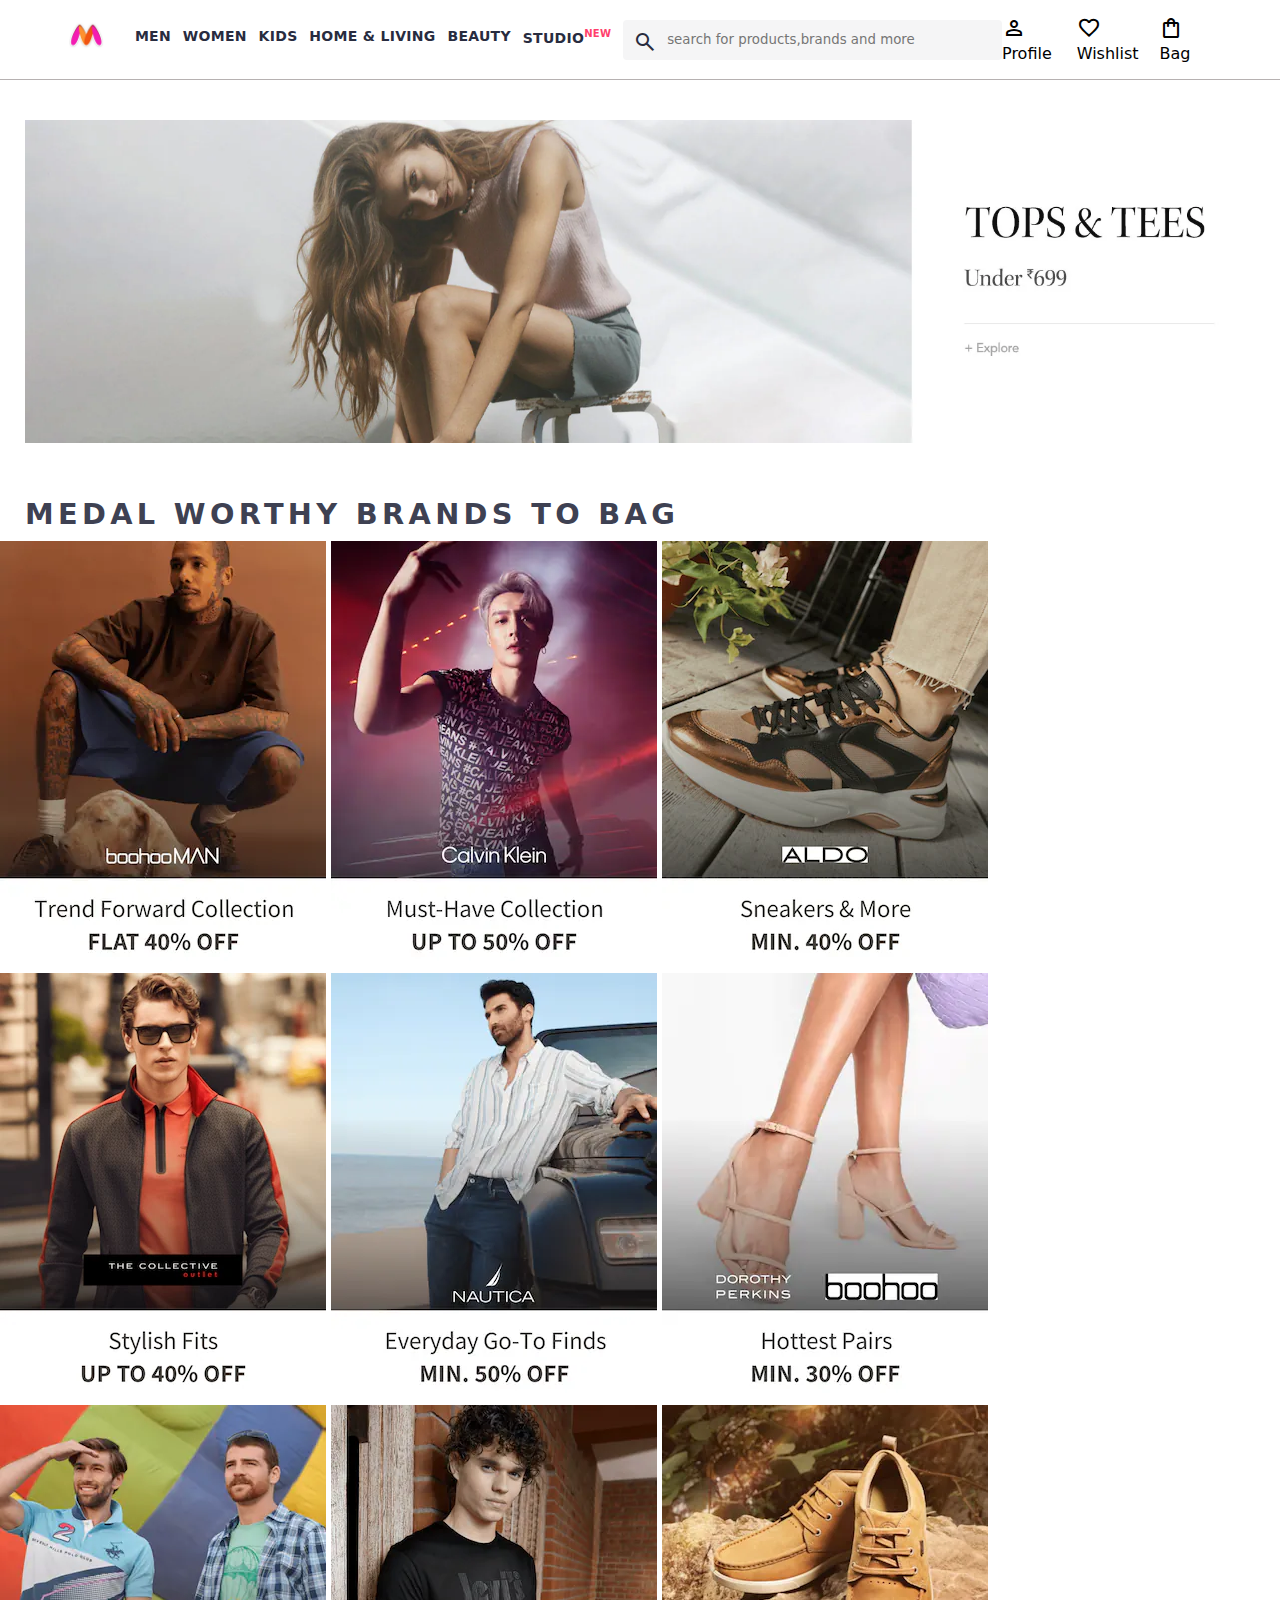
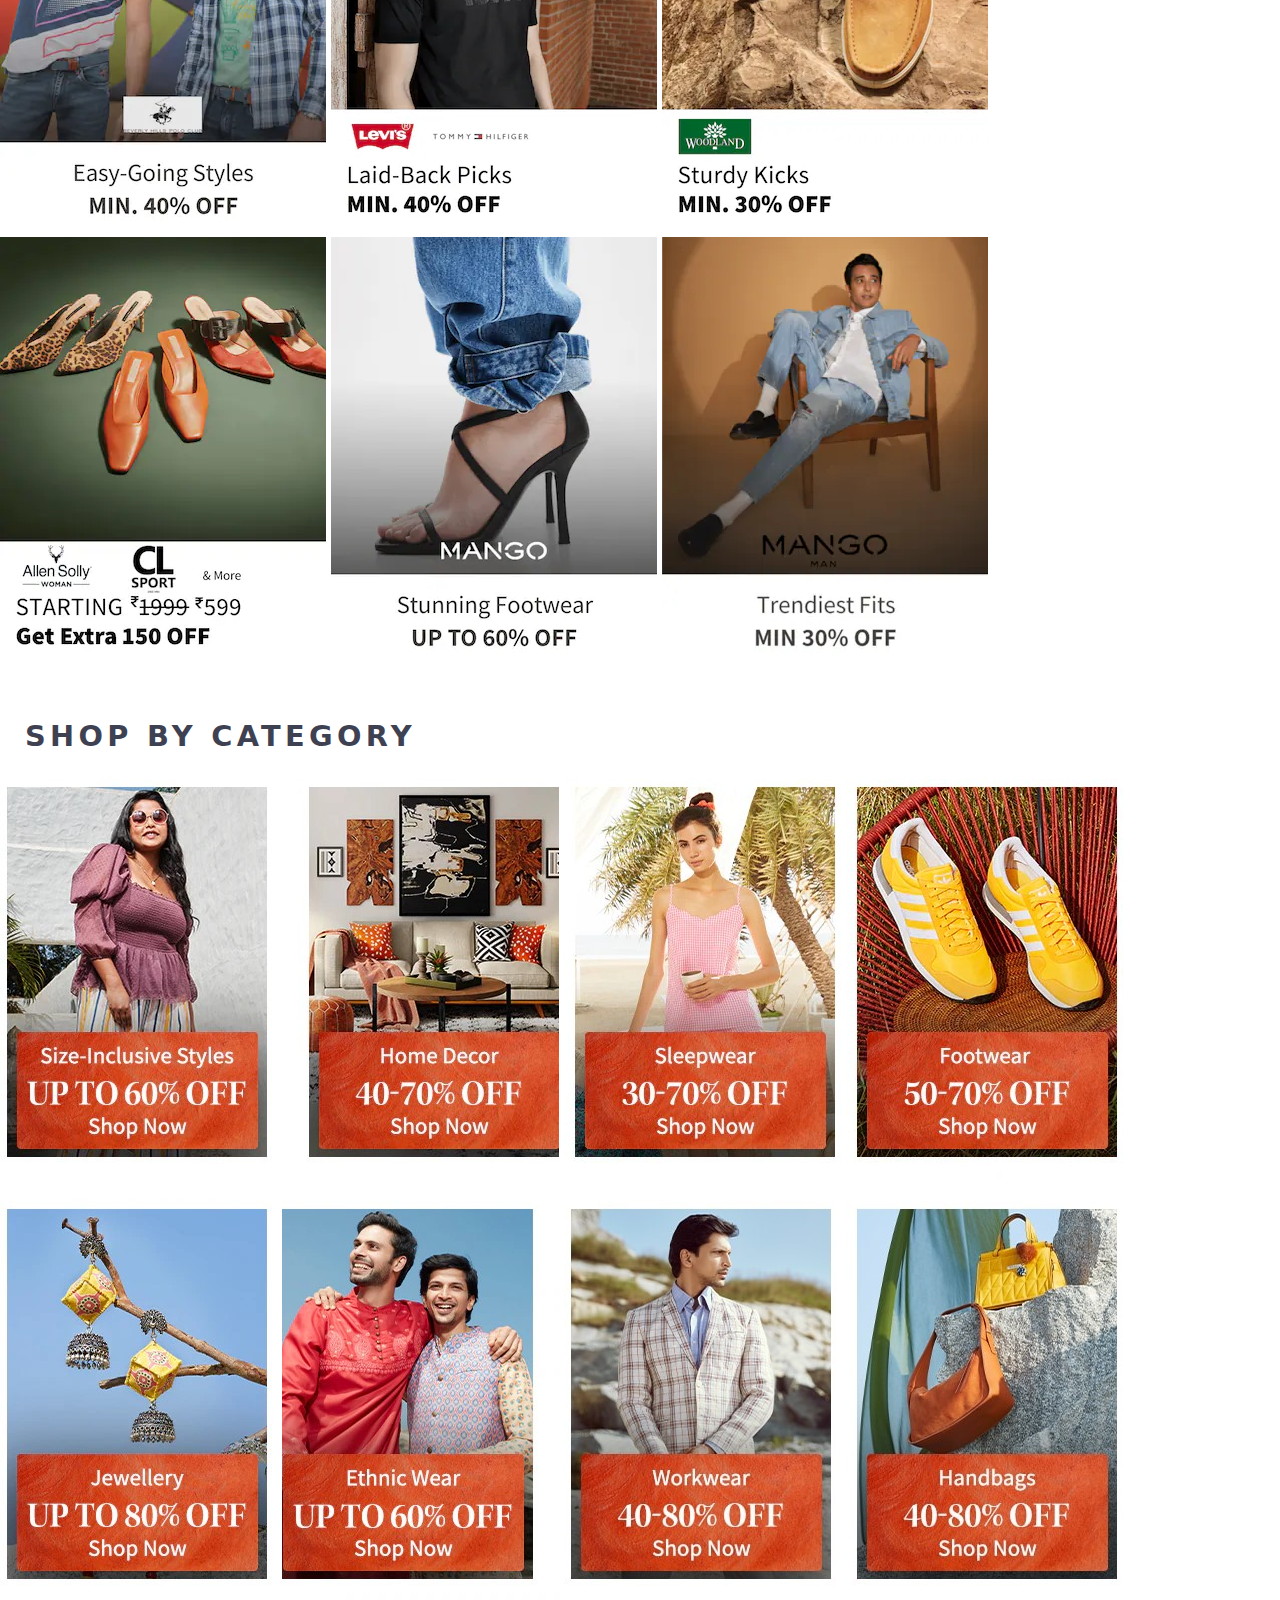
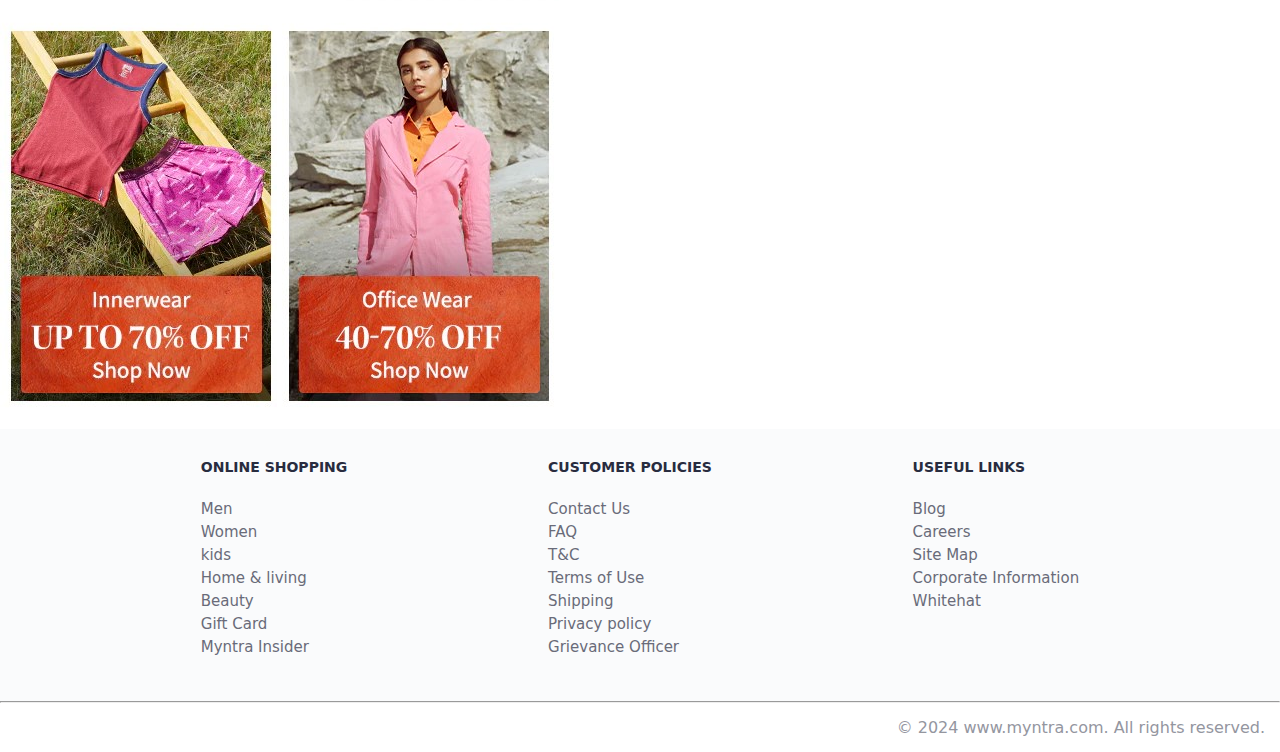
<file: index.html>
<!DOCTYPE html>
<html lang="en">
<head>
    <title>Myntra clone</title>
    <link rel="stylesheet" href="index.css">
    <link rel="stylesheet" href="https://fonts.googleapis.com/css2?family=Material+Symbols+Outlined:opsz,wght,FILL,GRAD@20..48,100..700,0..1,-50..200" />
</head>
<body>
    <header>
        <div class="logo_container">
            <a href="#"><img class="myntra_home" src="myntra.webp" alt="myntra_home"></a>
        </div>
        <nav class="nav_bar">
            <a href="#">men</a>
            <a href="#">women</a>
            <a href="#">kids</a>
            <a href="#">home & living</a>
            <a href="#">beauty</a>
            <a href="#">studio<sup>New</sup></a>
        </nav>
        <div class="search_bar">
            <span class="material-symbols-outlined search_icon">search</span>
            <input class="search_input" placeholder="search for products,brands and more">
        </div>

        <div class="action_bar">
            <div class="action_container">
                <span class="material-symbols-outlined action_icon"> person </span>
                <span class="action_name">Profile</span>
            </div>
        
            <div class="action_bar">
                <div class="action_container">
                    <span class="material-symbols-outlined action_icon">favorite</span>
                    <span class="action_name">Wishlist</span>
                </div>
                   
            <div class="action_bar">
                 <div class="action_container">
                    <span class="material-symbols-outlined action_icon">shopping_bag </span>
                    <span class="action_name">Bag</span>
                 </div>   
          
        </div>
    </header>
    <main>
        <div class="banner_container">
            <img class="banner_image" src="banner.jpg" alt="Main Banner">
        </div>
        <div class="category_heading">Medal worthy brands to bag</div>
        <div calss="category_items">
            <a href="#"><img class="sale_item" src="offers/1.png"></a>
            <a href="#"><img class="sale_item" src="offers/2.png"></a>
            <a href="#"><img class="sale_item" src="offers/3.png"></a>
            <a href="#"><img class="sale_item" src="offers/4.png"></a>
            <a href="#"><img class="sale_item" src="offers/5.png"></a>
            <a href="#"><img class="sale_item" src="offers/6.png"></a>
            <a href="#"><img class="sale_item" src="offers/7.png"></a>
            <a href="#"><img class="sale_item" src="offers/8.png"></a>
            <a href="#"><img class="sale_item" src="offers/9.png"></a>
            <a href="#"><img class="sale_item" src="offers/10.png"></a>
            <a href="#"><img class="sale_item" src="offers/11.png"></a>
            <a href="#"><img class="sale_item" src="offers/12.png"></a>
        </div>
        <div class="category_heading">shop by category</div>
        <div calss="category_items">
            <a href="#"><img class="sale_item" src="categories/1.jpg"></a>
            <a href="#"><img class="sale_item" src="categories/2.jpg"></a>
            <a href="#"><img class="sale_item" src="categories/3.jpg"></a>
            <a href="#"><img class="sale_item" src="categories/4.jpg"></a>
            <a href="#"><img class="sale_item" src="categories/5.jpg"></a>
            <a href="#"><img class="sale_item" src="categories/6.jpg"></a>
            <a href="#"><img class="sale_item" src="categories/7.jpg"></a>
            <a href="#"><img class="sale_item" src="categories/8.jpg"></a>
            <a href="#"><img class="sale_item" src="categories/9.jpg"></a>
            <a href="#"><img class="sale_item" src="categories/10.jpg"></a>

        </div>
    </main>
    <footer>
        <div class="footer_container">
            <div class="footer_column">
                <h3>ONLINE SHOPPING</h3>

                <a href="#">Men</a>
                <a href="#">Women</a>
                <a href="#">kids</a>
                <a href="#">Home & living</a>
                <a href="#">Beauty</a>
                <a href="#">Gift Card</a>
                <a href="#">Myntra Insider</a>
            </div>

            <div class="footer_column">
                <h3>CUSTOMER POLICIES</h3>

                <a href="#">Contact Us</a>
                <a href="#">FAQ</a>
                <a href="#">T&C</a>
                <a href="#">Terms of Use</a>
                <a href="#">Shipping</a>
                <a href="#">Privacy policy</a>
                <a href="#">Grievance Officer</a>
            </div>
            
            <div class="footer_column">
                <h3>USEFUL LINKS</h3>

                <a href="#">Blog</a>
                <a href="#">Careers</a>
                <a href="#">Site Map</a>
                <a href="#">Corporate Information</a>
                <a href="#">Whitehat</a>
                
            </div>
            
        </div>

        <hr>

        <div class="copyright">
            © 2024 www.myntra.com. All rights reserved.
        </div>

    </footer>
</body>
</html>
</file>
<file: index.css>
*{
    margin: 0px;
    padding: 0px;
    font-family: system-ui, -apple-system, BlinkMacSystemFont, 'Segoe UI', Roboto, Oxygen, Ubuntu, Cantarell, 'Open Sans', 'Helvetica Neue', sans-serif;
    box-sizing: border-box;
    
}
header{
    display: flex;
    background-color: #ffffff;
    height: 80px;
    justify-content: space-between;
    align-items: center;
    border-bottom: 1px solid #b6b1b1;
}
.myntra_home{
    height: 40px;
}
.logo_container{
    margin-left: 4%;
}
.action_bar{
    margin-right: 4%;
}
.nav_bar{
    display: flex;
    min-width: 500px;
    justify-content: space-evenly;
}
.nav_bar a:hover{
    border-bottom: 4px solid #f54e77;

}
.nav_bar a{
    font-size: 14px;
    letter-spacing: .3px;
    color:#282c3f;
    font-weight: 700;
    text-transform: uppercase;
    text-decoration: none;
    padding: 28px  0px;
    border-bottom: 5px solid #ffffff;
}
.nav_bar sup{
    color: #ff3f6c;
    font-size: 10px;
}


.search_bar{
    height: 40px;
    min-width: 200px;
    width:30% ;
    display:flex;
    align-items: centre;
}
.search_icon{
    box-sizing: content-box;
    height: 20px;
    padding: 10px;
    background-color:#f5f5f6 ;
    color: #282c3f;
    font-weight: 300;
    border-radius: 4px 0px 0px 4px;
}
.search_input{
    color:#696e79 ;
    background-color: #f5f5f6;
    flex-grow: 1;
    height: 40px;
    border: 0px;
    border-radius: 0px 4px 4px 0px;

}
.action_bar{
    display: flex;
    align-items: center; 
    justify-content: space-evenly; 
}

/* main section */

.banner_container{
    margin: 40px 25px;
}
.banner_image{
    width: 100%;
}
.category_heading{
    text-transform: uppercase;
    color: #3e4152;
    letter-spacing: .15em;
    font-size: 1.8em;
    margin: 50px 0px 10px 25px;
    max-height: 5em;
    font-weight: 700;
}
.category_items{
    box-sizing: content-box;
    display: flex;
    margin-left: 30px;
    flex-wrap: wrap;
    justify-content: space-evenly;
}

.sale_items{
    width: 247px;
}
.footer_container{
    padding: 30px 0px 40px 0px;
    background: #fafbfc;
    display: flex;
    justify-content: space-evenly;
}
.footer_column{
    display: flex;
    flex-direction: column;

}
.footer_column h3{
    color: #282c3f;
    font-size: 14px;
    margin-bottom: 25px;
}
.footer_column a{
    color: #696b79;
    font-size: 15px;
    text-decoration: none;
    padding-bottom: 5px;
}
.copyright{
    color: #94969f;
    text-align: end;
    padding: 15px;
}
</file>
